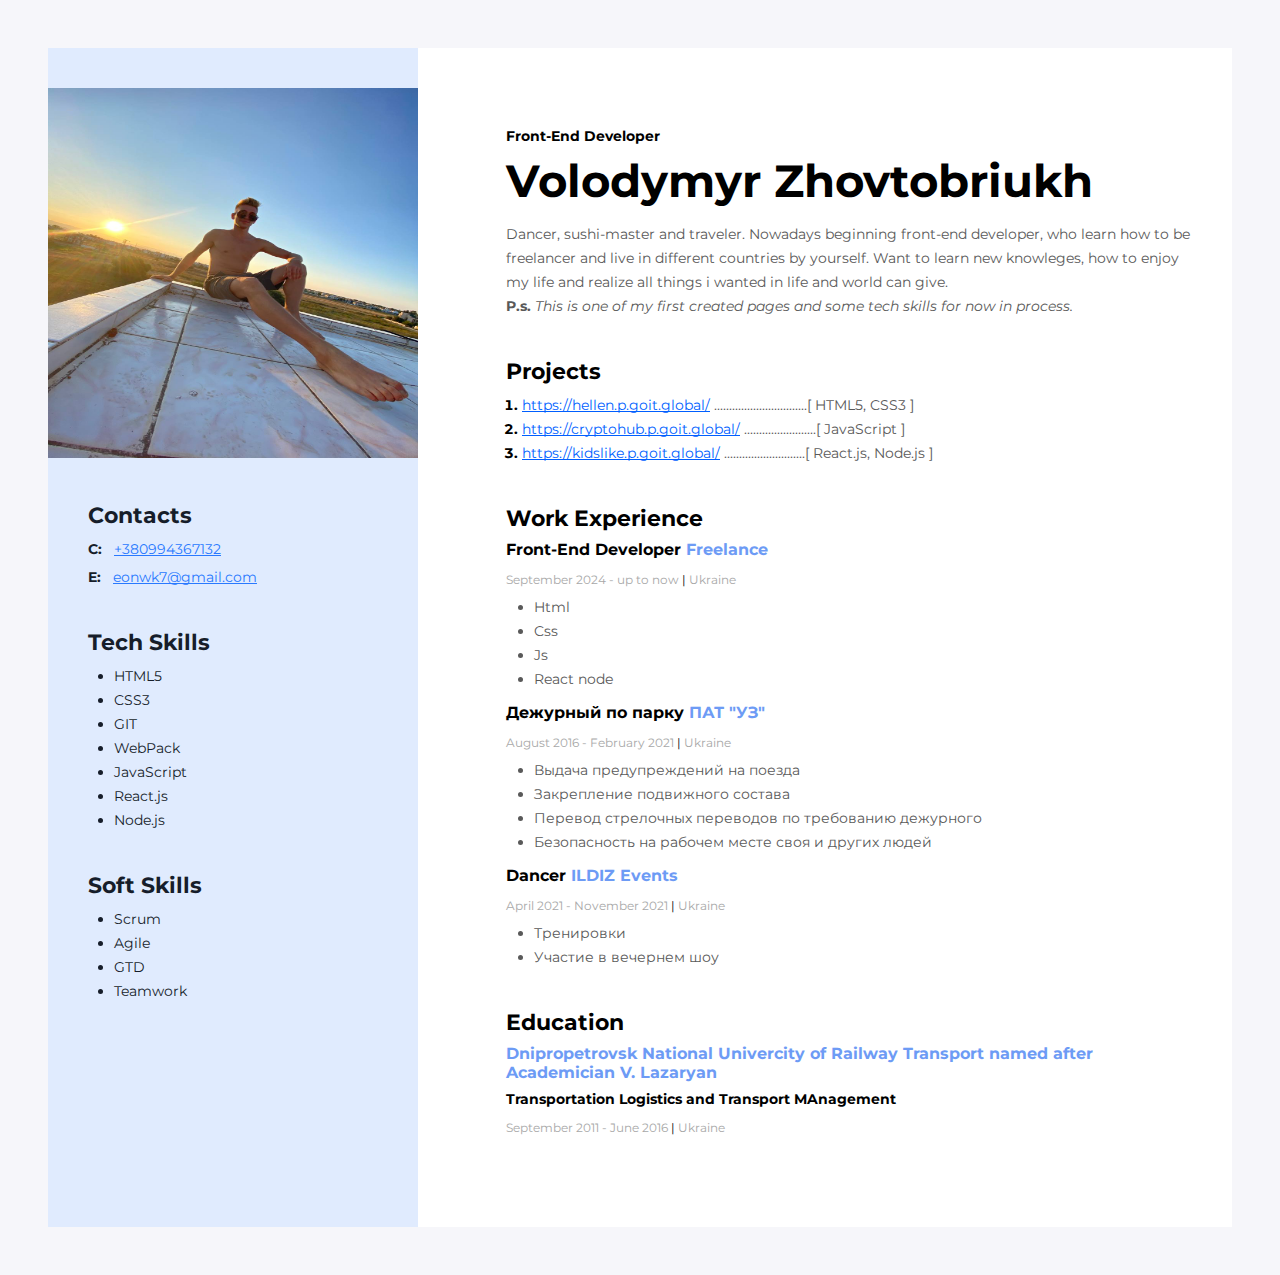
<file: CV from goIt/index.html>
<!DOCTYPE html>
<html lang="en">
  <head>
    <meta charset="UTF-8" />
    <meta name="viewport" content="width=device-width, initial-scale=1.0" />
    <title>My resume</title>
    <link rel="stylesheet" href="css/styles.css">
    <link rel="preconnect" href="https://fonts.googleapis.com">
    <link rel="preconnect" href="https://fonts.gstatic.com" crossorigin>
    <link href="https://fonts.googleapis.com/css2?family=Montserrat:wght@100..900&display=swap" rel="stylesheet">
  </head>
  <body>
    
    <!-- Wrapper -->
    <div class="wrapper" >
      <!-- Main content -->
      <div class="main-content">
        <!-- My info -->
        <div class="my-info">
          <h2 class="my-profession">Front-End Developer</h2>
          <h1 class="my-name">Volodymyr Zhovtobriukh</h1>
          <p class="my-descr">
            Dancer, sushi-master and traveler. Nowadays beginning front-end
            developer, who learn how to be freelancer and live in different
            countries by yourself. Want to learn new knowleges, how to enjoy my
            life and realize all things i wanted in life and world can give. <br>
            <strong>P.s.</strong> <i>This is one of my first created pages and some tech skills for now in process. </i> 
          </p>
        </div>

        <!-- My projects -->
        <div class="my-info">
          <h3 class="my-projects-title">Projects</h3>
          <ol class="my-projects-list">
            <li class="my-projects-item">
              <a class="my-projects-item-link" href="https://hellen.p.goit.global/" target="_blank"
                >https://hellen.p.goit.global/</a
              >
              <span class="my-projects-item-tech">...............................[ HTML5, CSS3 ]</span>
            </li>
            <li class="my-projects-item">
              <a class="my-projects-item-link" href="https://cryptohub.p.goit.global/" target="_blank"
                >https://cryptohub.p.goit.global/</a
              >
              <span class="my-projects-item-tech">........................[ JavaScript ] </span>
            </li>
            <li  class="my-projects-item">
              <a class="my-projects-item-link" href="https://kidslike.p.goit.global/" target="_blank">
                https://kidslike.p.goit.global/</a
              >
             <span class="my-projects-item-tech"> ...........................[ React.js, Node.js ] </span>
            </li>
          </ol>
        </div>

        <!-- Work experience -->
        <div class="work-experience">
          <h3 class="work-experience-title">Work Experience</h3>
          <!-- Company 1 -->
          <div class="company-wrapper">
            <h4 class="work-experience-company">Front-End Developer <span class="company-name" >Freelance </span></h4>
            <p class="work-experience-period">September 2024 - up to now <span class="c">|</span>  Ukraine</p>
            <ul class="work-experience-list">
              <li class="work-experience-link">Html</li>
              <li class="work-experience-link">Css</li>
              <li class="work-experience-link">Js</li>
              <li class="work-experience-link">React node</li>
            </ul>
          </div>
          <!-- Company 2 -->
          <div class="company-wrapper">
            <h4 class="work-experience-company">Дежурный по парку  <span class="company-name">ПАТ "УЗ"</span></h4>
            <p class="work-experience-period">August 2016 - February 2021 <span class="c">|</span> Ukraine</p>
            <ul class="work-experience-list">
              <li class="work-experience-link">Выдача предупреждений на поезда</li>
              <li class="work-experience-link">Закрепление подвижного состава</li>
              <li class="work-experience-link">Перевод стрелочных переводов по требованию дежурного</li>
              <li class="work-experience-link">Безопасность на рабочем месте своя и других людей</li>
            </ul>
          </div>
          <!-- Company 3 -->
          <div>
            <h4 class="work-experience-company">Dancer <span class="company-name">ILDIZ Events</span> </h4>
            <p class="work-experience-period">April 2021 - November 2021 <span class="c">|</span> Ukraine </p>
            <ul class="work-experience-list">
              <li class="work-experience-link">Тренировки</li>
              <li class="work-experience-link">Участие в вечернем шоу</li>
            </ul>
          </div>
        </div>
        <!-- Education -->
        <div>
          <h3 class="education-title"> Education </h3>
           <h4 class="education-place">Dnipropetrovsk National Univercity of Railway Transport named after
          Academician V. Lazaryan</h4> 
          
          <h5 class="education-speciality">Transportation Logistics and Transport MAnagement</h5>
          <p class="education-period">September 2011 - June 2016 <span class="c">|</span> Ukraine</p>
        </div>
      </div>

      <!-- Sidebar -->
      <aside class="sidebar">
        <img  class=" my-photo" src="img/1.jpg" alt="My photo" width="370px" height="370px" />
        <div class="sidebar-content">
          <!-- Contacts -->
        <div class="contacts-container">
          <h3 class="contacts-title">Contacts</h3>
          <p class="contacts-item"> <span class="contacts-type">C:</span>
            <a class="contacts-link" href="tel:+380994367132"> +380994367132</a></p>
          <p class="contacts-item"><span class="contacts-type">E:</span>
             <a class="contacts-link" href="mailto:eonwk7@gmail.com">eonwk7@gmail.com</a></p>
        </div>
        <!-- Tech Skills -->
        <div class="skills-container">
          <h3 class="skills-title">Tech Skills</h3>
          <ul class="skills-list">
            <li class="skills-list-item">HTML5</li>
            <li class="skills-list-item">CSS3</li>
            <li class="skills-list-item" >GIT</li>
            <li class="skills-list-item">WebPack</li>
            <li class="skills-list-item">JavaScript</li>
            <li class="skills-list-item">React.js</li>
            <li class="skills-list-item">Node.js</li>
          </ul>
        </div>
        <!-- Soft Skills -->
        <div class="skills-container"> 
          <h3 class="skills-title">Soft Skills</h3>
          <ul class="skills-list">
            <li class="skills-list-item">Scrum</li>
            <li class="skills-list-item">Agile</li>
            <li class="skills-list-item">GTD</li>
            <li class="skills-list-item">Teamwork</li>
          </ul>
        </div>
        </div>
      </aside>
    </div>
  </body>
</html>
</file>
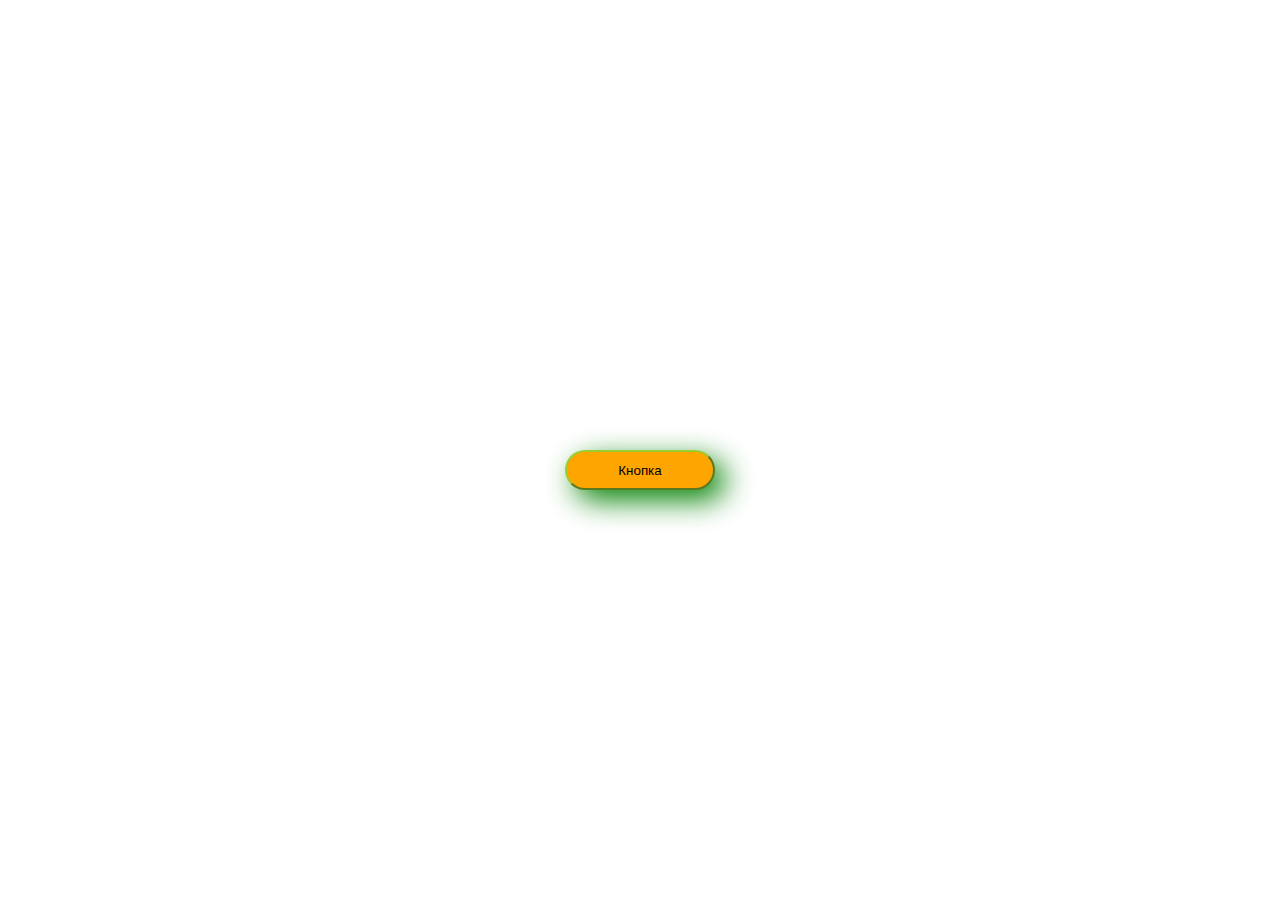
<file: button-animation.html>
<!DOCTYPE html>
<html lang="en">
<head>
    <meta charset="UTF-8">
    <meta name="viewport" content="width=device-width, initial-scale=1.0">
    <link rel="stylesheet" href="btn.css">
    <title>Document</title>
</head>
<body>
    <button type="button" class="btn">Кнопка</button>
</body>
</html>
</file>
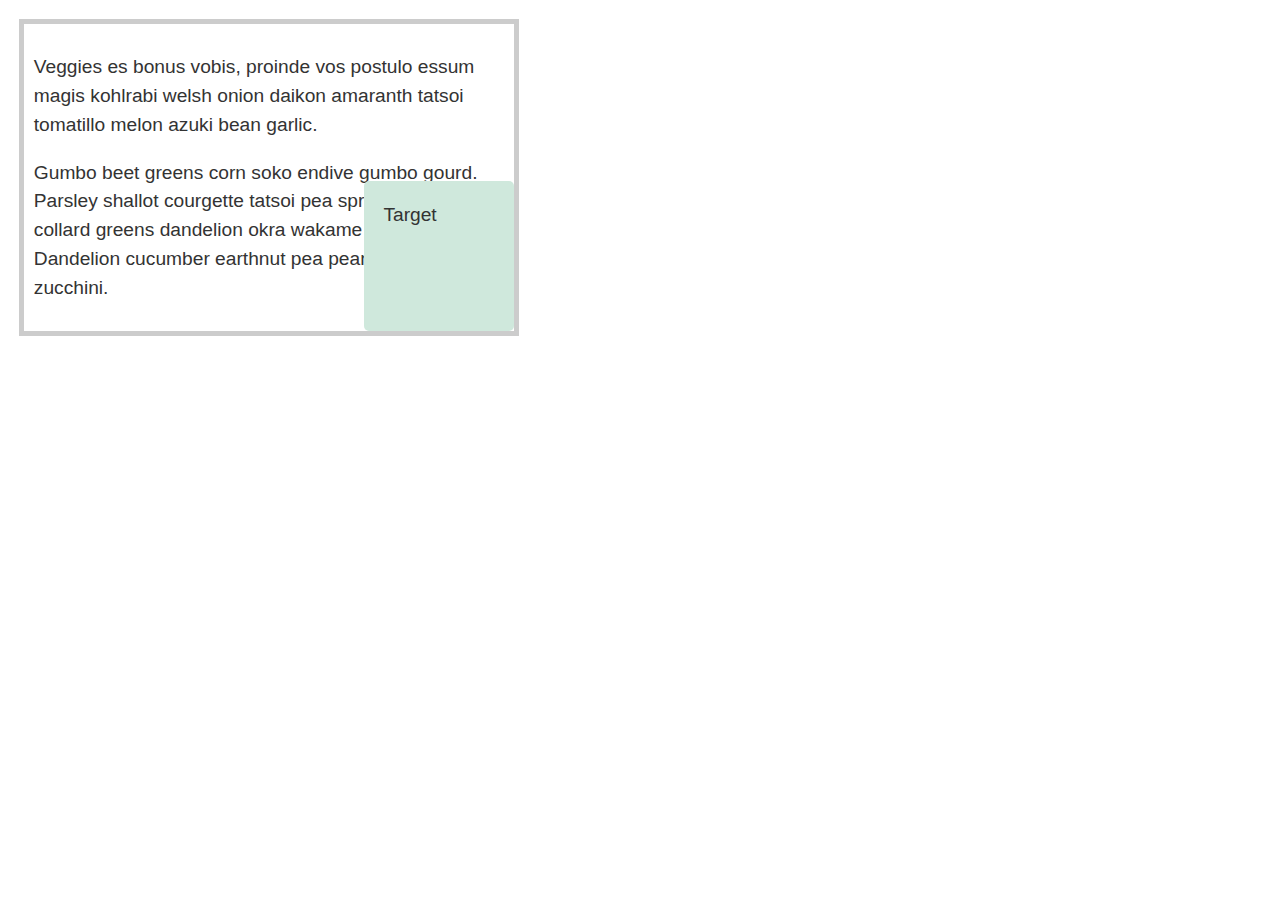
<file: position-practice-hw.html>
<!doctype html>
<html lang="en">
  <head>
    <meta charset="utf-8" />
    <title>Position: Task 1</title>
    <style>
      body {
        background-color: #fff;
        color: #333;
        font:
          1.2em / 1.5 Helvetica Neue,
          Helvetica,
          Arial,
          sans-serif;
        padding: 1em;
        margin: 0;
      }

      * {
        box-sizing: border-box;
      }

      .container {
        width: 500px;
        padding: 0.5em;
        border: 5px solid #ccc;
        position:relative;
        z-index:1;
      }

      .target {
        width: 150px;
        height: 150px;
        border-radius: 5px;
        background-color: rgb(207 232 220);
        padding: 1em;
        position: absolute;
     bottom:0px;
        right:0px;
        
      }
      
    </style>
  </head>

  <body>
    <div class="container">
      <p>
        Veggies es bonus vobis, proinde vos postulo essum magis kohlrabi welsh
        onion daikon amaranth tatsoi tomatillo melon azuki bean garlic.
      </p>
      <div class="target">Target</div>
      <p>
        Gumbo beet greens corn soko endive gumbo gourd. Parsley shallot
        courgette tatsoi pea sprouts fava bean collard greens dandelion okra
        wakame tomato. Dandelion cucumber earthnut pea peanut soko zucchini.
      </p>
    </div>
  </body>
</html>
</file>
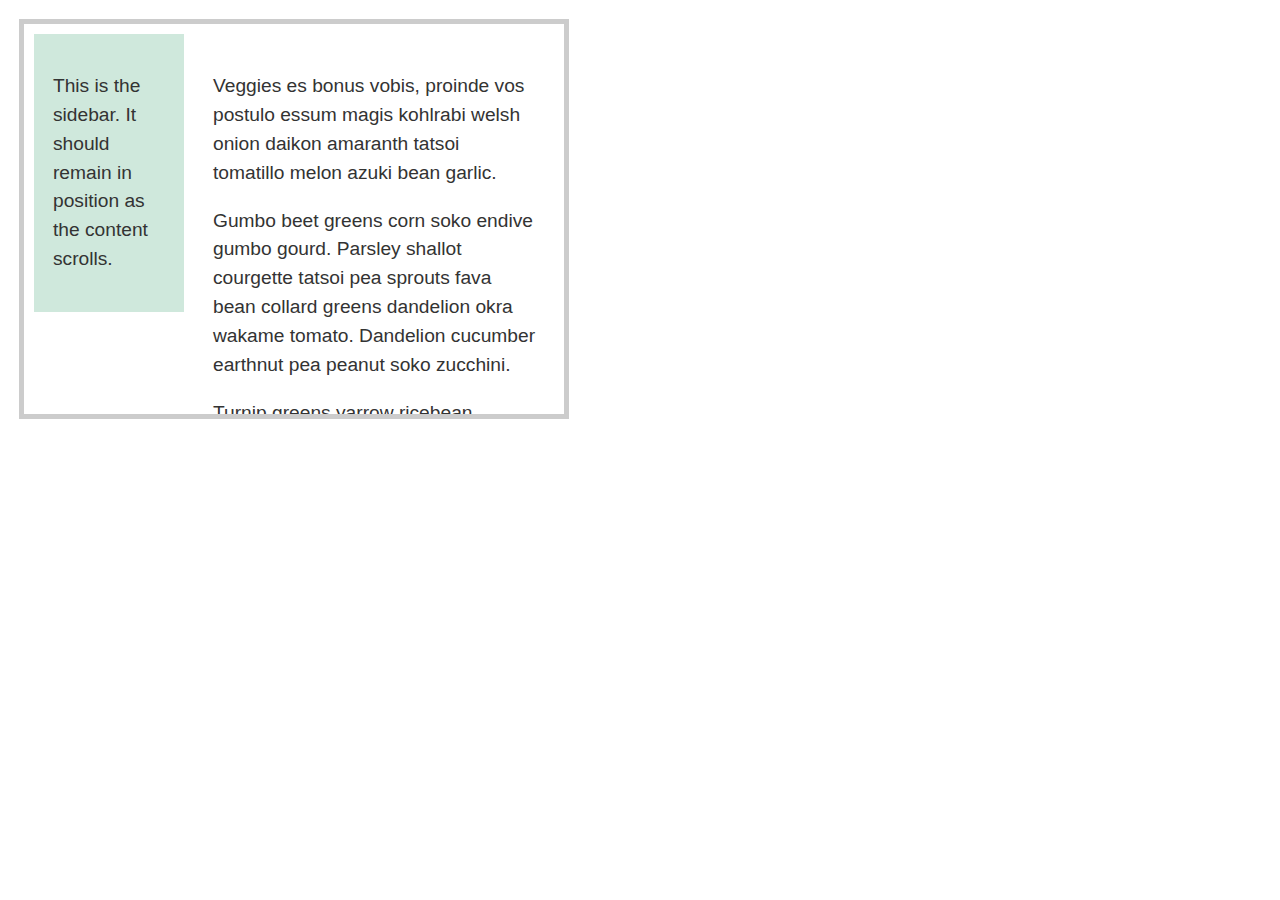
<file: position-practice-hw2.html>
<!doctype html>
<html lang="en">
  <head>
    <meta charset="utf-8" />
    <title>Position: Task 2</title>
    <style>
      body {
        background-color: #fff;
        color: #333;
        font:
          1.2em / 1.5 Helvetica Neue,
          Helvetica,
          Arial,
          sans-serif;
        padding: 1em;
        margin: 0;
      }

      * {
        box-sizing: border-box;
      }

      .container {
        width: 550px;
        height: 400px;
        padding: 0.5em;
        border: 5px solid #ccc;
        overflow: auto;
      }

      .sidebar {
        background-color: rgb(207 232 220);
        padding: 1em;
        float: left;
        width: 150px;
        position:fixed;
      }

      .content {
        padding: 1em;
        margin-left: 160px;
      }
    </style>
  </head>

  <body>
    <div class="container">
      <div class="sidebar">
        <p>
          This is the sidebar. It should remain in position as the content
          scrolls.
        </p>
      </div>
      <div class="content">
        <p>
          Veggies es bonus vobis, proinde vos postulo essum magis kohlrabi welsh
          onion daikon amaranth tatsoi tomatillo melon azuki bean garlic.
        </p>
        <p>
          Gumbo beet greens corn soko endive gumbo gourd. Parsley shallot
          courgette tatsoi pea sprouts fava bean collard greens dandelion okra
          wakame tomato. Dandelion cucumber earthnut pea peanut soko zucchini.
        </p>
        <p>
          Turnip greens yarrow ricebean rutabaga endive cauliflower sea lettuce
          kohlrabi amaranth water spinach avocado daikon napa cabbage asparagus
          winter purslane kale. Celery potato scallion desert raisin horseradish
          spinach carrot soko. Lotus root water spinach fennel kombu maize
          bamboo shoot green bean swiss chard seakale pumpkin onion chickpea
          gram corn pea. Brussels sprout coriander water chestnut gourd swiss
          chard wakame kohlrabi beetroot carrot watercress. Corn amaranth
          salsify bunya nuts nori azuki bean chickweed potato bell pepper
          artichoke.
        </p>
      </div>
    </div>
  </body>
</html>
</file>
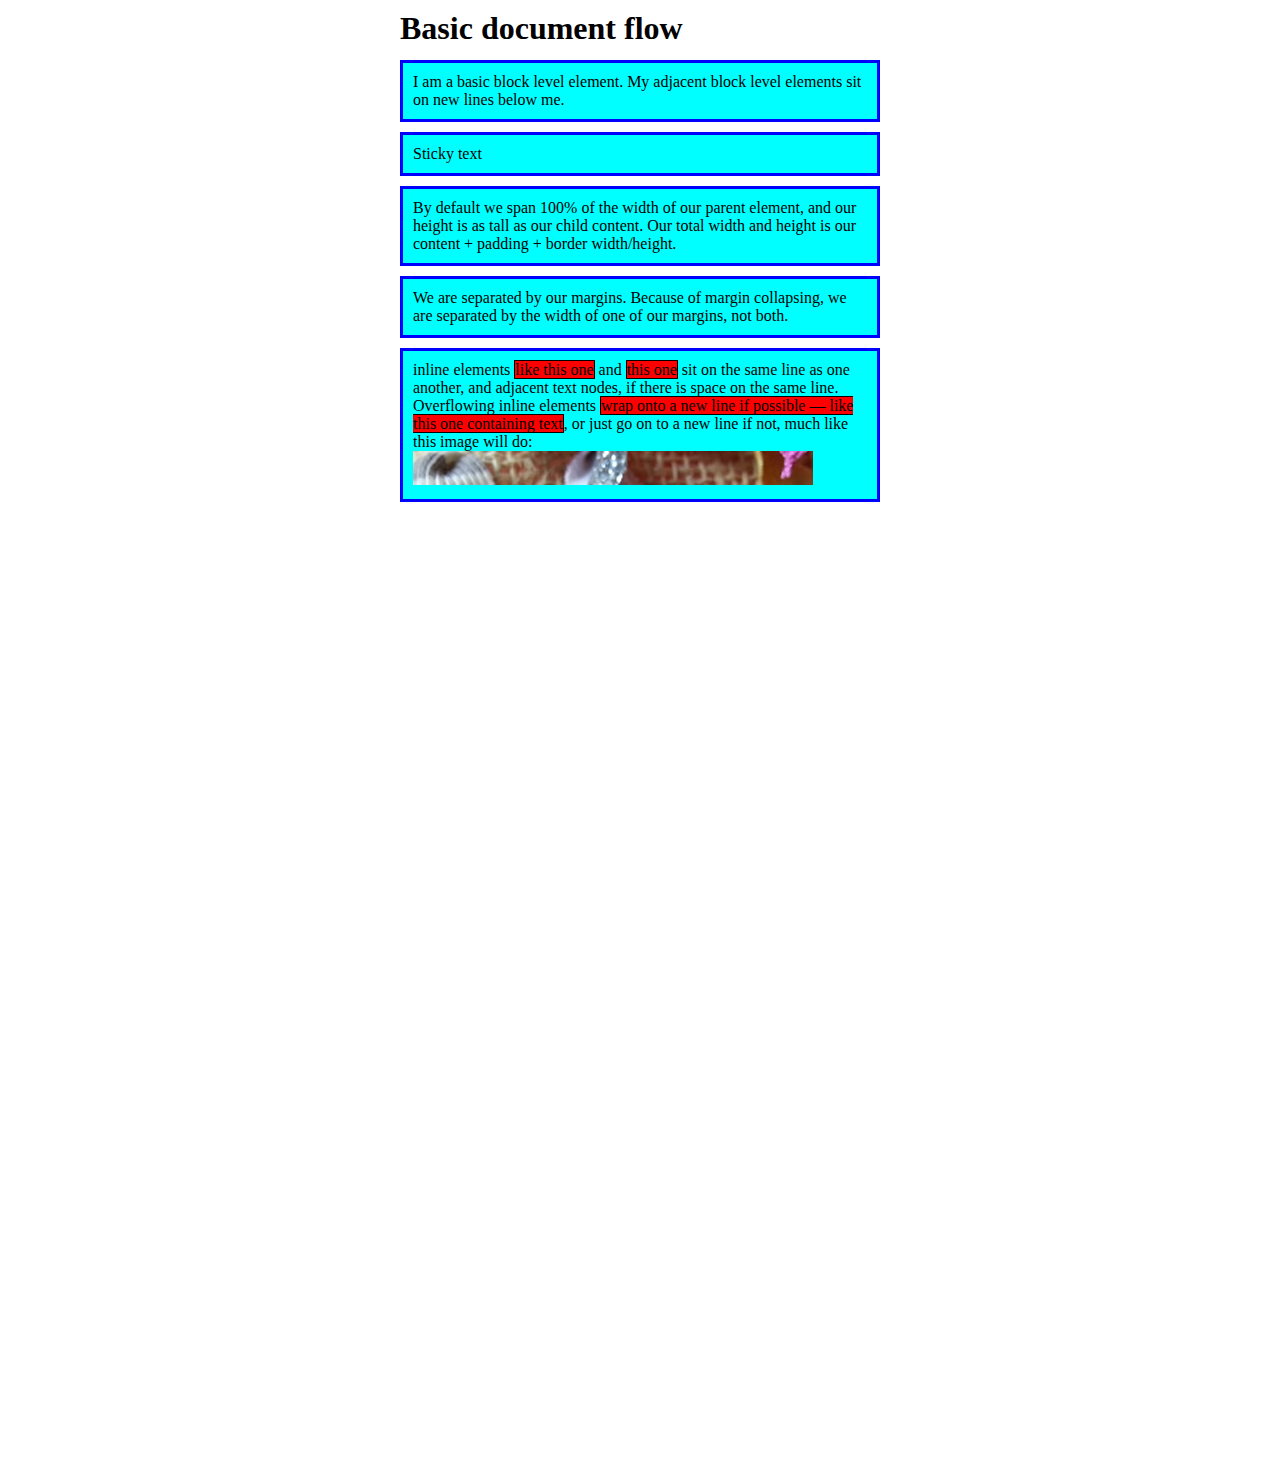
<file: position-practice.html>
<!DOCTYPE html>
<html lang="en-US">
  <head>
    <meta charset="utf-8">
    <meta name="viewport" content="width=device-width">
    <title>Basic document flow</title>

    <style>
      body {
        width: 500px;
        height:1400px;
        margin: 0 auto;
        position:relative;
      }

      p {
        background: aqua;
        border: 3px solid blue;
        padding: 10px;
        margin: 10px;
      }
p:nth-of-type(1) {
  margin-top:60px;
}
      span {
        background: red;
        border: 1px solid black;
      }
      h1{
        position:fixed;
        top:0;
        width:500px;
        margin-top:0;
        background: white;
        padding: 10px;
      }
      .position-sticky{
        position: sticky;
        top:10px;
        left:30px;
      }
    </style>
  </head>
  <body>
    <h1>Basic document flow</h1>

    <p>I am a basic block level element. My adjacent block level elements sit on new lines below me.</p>
<p class="position-sticky">Sticky text</p>
    <p class="positioned" >By default we span 100% of the width of our parent element, and our height is as tall as our child content. Our total width and height is our content + padding + border width/height.</p>

    <p>We are separated by our margins. Because of margin collapsing, we are separated by the width of one of our margins, not both.</p>

    <p>inline elements <span>like this one</span> and <span>this one</span> sit on the same line as one another, and adjacent text nodes, if there is space on the same line. Overflowing inline elements <span>wrap onto a new line if possible — like this one containing text</span>, or just go on to a new line if not, much like this image will do: <img src="long.jpg" alt="a wide but short section of a photo of several fabrics"></p>

  </body>
</html>
</file>
<file: CV from goIt/css/styles.css>
body{background: #f6f6fa;
padding: 40px 40px 40px 40px ;
font-family: "Montserrat", sans-serif;

}


ul, ol{
   margin-top: 0px;
   margin-bottom: 0px;
}
.wrapper{
   background: #ffffff ;
   display: flex;
   flex-direction: row-reverse;
   width: 100%;
   margin: 0 auto;
}

/* Main content */
.main-content{
   padding-left: 88px;
   padding-top: 80px;
   padding-right: 40px;
   padding-bottom: 80px;
   box-sizing: border-box;
}



/* Sidebar */
.sidebar{
background: #e0ebfe;
padding-top: 40px;
padding-bottom: 40px;
box-sizing:border-box;
width:370px;
}
.sidebar-content{
   padding-left: 40px;
   padding-top: 40px;
   padding-right: 40px;
   box-sizing: border-box;
}
/* Contacts */
.contacts-title{

   font-weight: 700;
      font-size: 22px;
      color: #161d2a;
      margin-top: 0px;
      margin-bottom: 8px;
}
.contacts-type{
  
      font-weight: 700;
      font-size: 14px;
      line-height: 24px;
      color: #161d2a;
      margin-right: 8px;
}

.contacts-link{
   
      font-weight: 400;
      font-size: 14px;    
      line-height: 24px;
      text-decoration: underline;
         text-decoration-skip-ink: none;
         color: #2979ff;
}
.contacts-item{
   margin-top: 0px;
   margin-bottom: 4px;
}
.contacts-container{
margin-bottom: 40px;


}
/* Main content */
.my-profession{
      font-weight: 700;
      font-size: 14px;
      line-height: 17px;
      color: #000;
      margin-bottom: 8px;
      margin-top: 0px;
}
 .my-name{
      font-weight: 700;
      font-size: 45px;
      /* line-height: 55px; */
      line-height: 55px;
      color: #000;
      margin-bottom: 12px;
      margin-top: 0;
 }

.my-descr{
      font-weight: 400;
      font-size: 14px;
           line-height: 24px;
      color: #595959;
}

.my-info{
   margin-bottom: 40px;
}

/* Projects */

.my-projects-title{
         font-weight: 700;
      font-size: 22px;
      line-height: 27px;
      color: #000;
      margin-top: 0px;
      margin-bottom: 8px;
}
.my-projects-item{
      font-weight: 700;
      font-size: 14px;
      line-height: 24px;
      color: #000;
}

.my-projects-list{
  padding-left: 16px; 
}
.my-projects-item-link{
      font-weight: 400;
      font-size: 14px;
      line-height: 24px;
      text-decoration: underline;
      text-decoration-skip-ink: none;
      color: #005fff;
}

.my-projects-item-tech{
font-weight: 400;
   font-size: 14px;
   line-height: 24px;
   color: #595959;
}

/* Work experience */
.work-experience{
   margin-bottom: 40px;
}
.work-experience-title{
      font-weight: 700;
      font-size: 22px;
           line-height: 27px;
      color: #000;
      margin-top: 0px;
      margin-bottom: 8px;
}
.work-experience-company{
   
      font-weight: 700;
      font-size: 16px;
     margin-top: 0px;
     margin-bottom: 12px;
      line-height: 20px;
      color: #000;
}
.company-name{
      color: #6d9bf5;
}

.work-experience-period{
   
      font-weight: 400;
      font-size: 12px;
         line-height: 15px;
      color: #a8a8a8;
      margin-bottom: 8px;
}
.c{
   color: #000;
}
.work-experience-list{

   padding-left: 28px;
}
.work-experience-link{
   font-family: "Montserrat", sans-serif;
      font-weight: 400;
      font-size: 14px;
      line-height: 24px;
      color: #595959;
}

.company-wrapper{
   margin-bottom: 12px;
}


/* Education */
.education-title{
   
      font-weight: 700;
      font-size: 22px;
      color: #000;
      margin-top: 0px;
      margin-bottom: 8px;
}
.education-place{
      font-weight: 700;
      font-size: 16px;
      color: #6d9bf5;
      margin-top: 0px;
      margin-bottom: 8px;
}
.education-speciality{
         font-weight: 700;
      font-size: 14px;
      color: #000;
      margin-top: 0px;
      margin-bottom: 8px;
}
.education-period{
         font-weight: 400;
      font-size: 12px;
      color: #a8a8a8;
}
/* Skills */
.skills-container{
   margin-bottom: 40px;

}
.skills-title{

   font-weight: 700;
   font-size: 22px;
   color: #161d2a;
   margin-bottom: 8px;
   margin-top: 0px;
}

.skills-list{
   padding-left: 26px;
         
}
.skills-list-item{
   font-weight: 400;
      font-size: 14px;
      line-height: 24px;
      color: #161d2a;
}

@media screen and (max-width:960px) {
 
    body{padding:20px;}
    .main-content { padding:40px;
    }

}

@media screen and (max-width:800px) {
.sidebar {width:250px; }
.my-photo {width:250px;}
.sidebar-content {
   padding:20px;
}

}



@media screen and (max-width:600px) {
body {
   padding:0;
}
.sidebar {
   width: 200px;
}

.my-photo {
   width: 200px;
}
.main-content {
   padding: 20px;
}
.my-name {
   font-size:28px;
}
}
@media screen and (max-width:510px) {
   .wrapper {
      flex-direction:column;
   }
   .sidebar {
      width:100%;
   }
   .my-photo{
      width:100%;
   }
}
</file>
<file: btn.css>
body{
    display:flex;
    justify-content: center;
    align-items: center;
    margin:100px auto;
}
.btn{
    position: absolute;
    top:50%;
    width: 150px;
    height: 40px;
    background-color:orange;
    border-radius: 20px;
    border-color:yellowgreen;
    box-shadow: 10px 10px 30px green ;
}
.btn:hover{
    background-color: aqua;
    box-shadow: 10px 20px 20px black;
    transition: 0.7s;
}
.btn:focus{
    background-color: gray;
    transition: 3s;
    box-shadow:2px -4px 10px black;

}
.btn:active{
    background-color: rgb(65, 241, 21);
    
}
</file>
